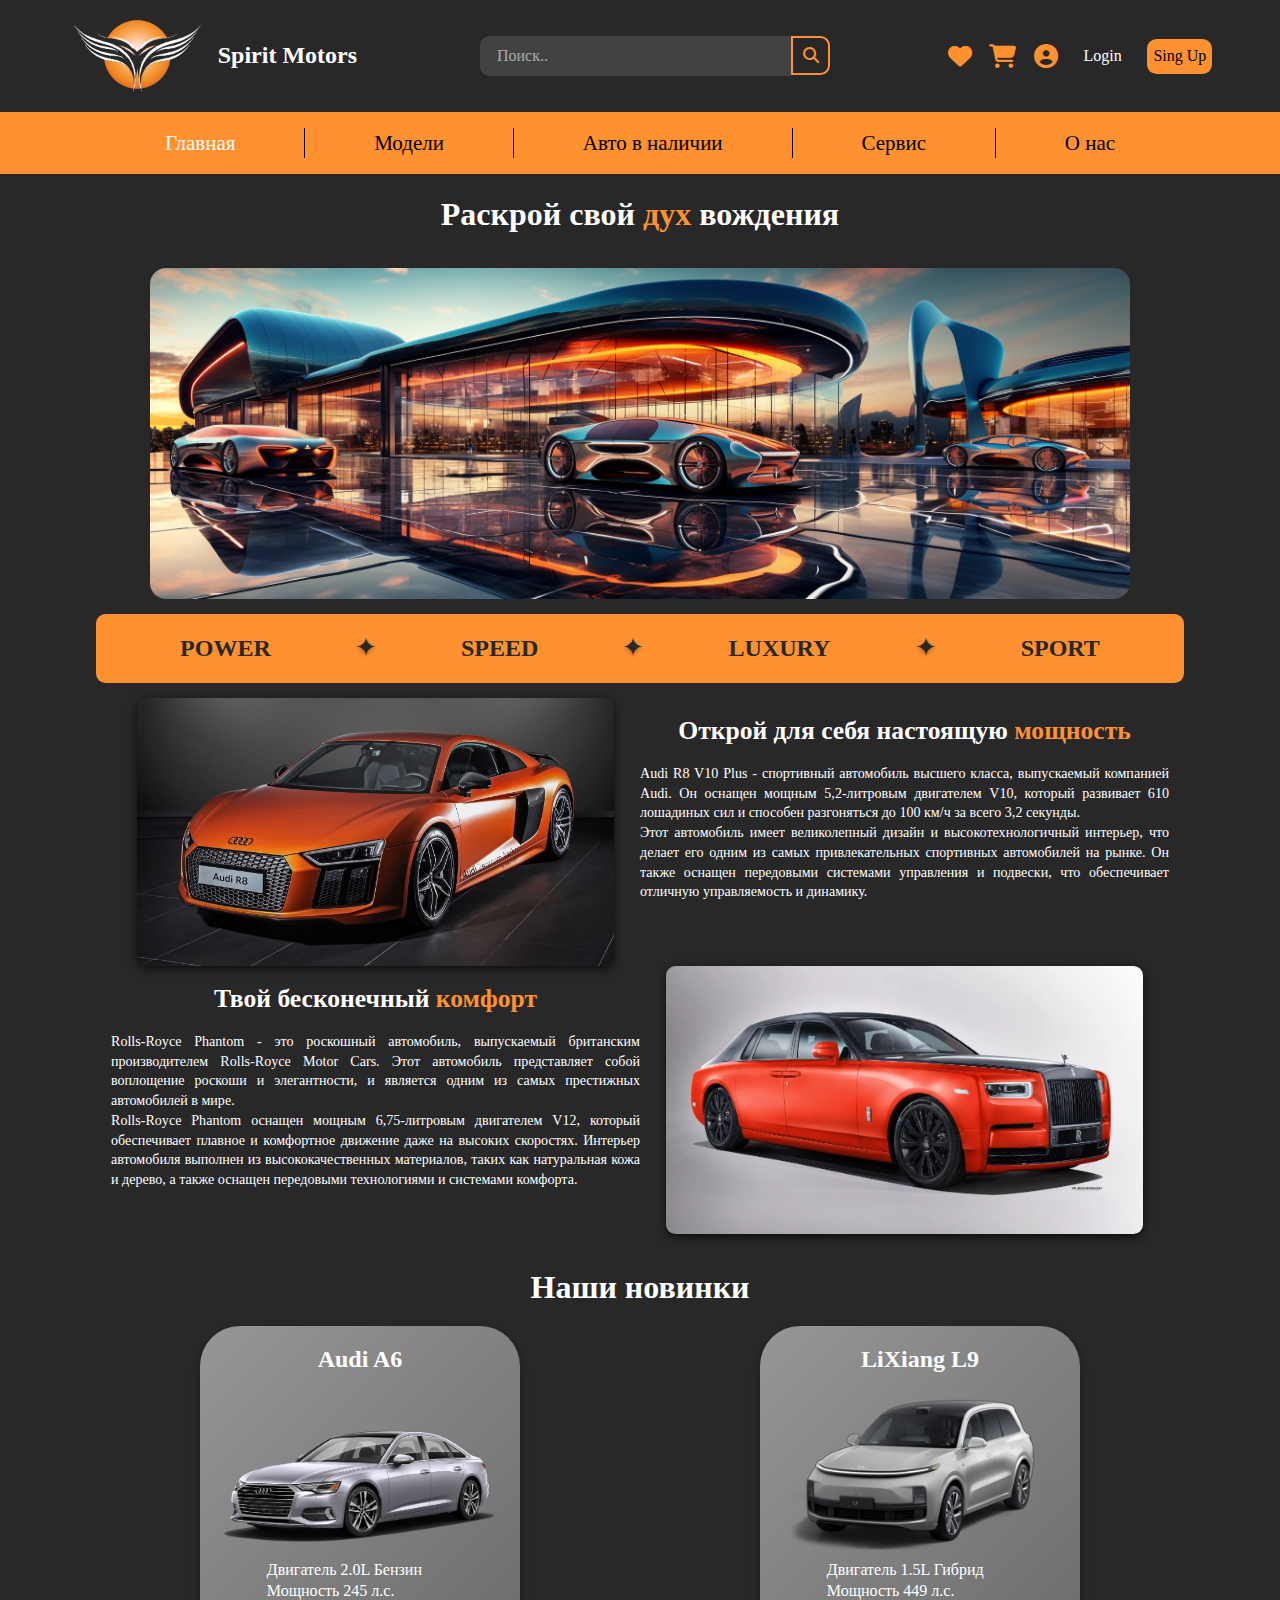
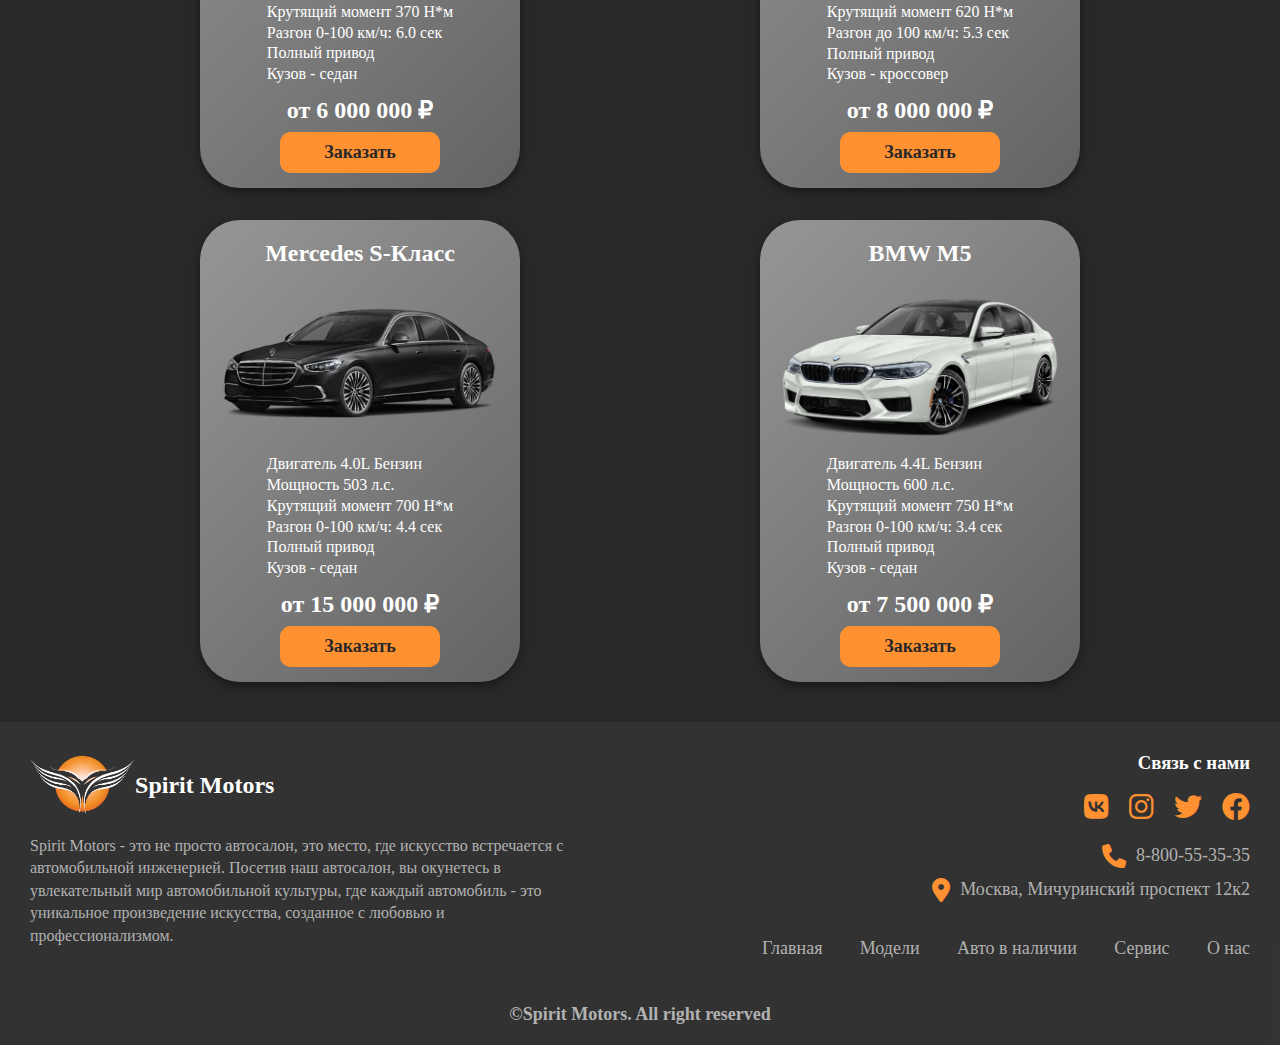
<file: index.html>
<!DOCTYPE html>
<html>
    <meta charset="utf-8" />
    <meta name="viewport" content="width=device-width">
    <link rel="stylesheet" href="css/normalize.css" />
    <link rel="stylesheet" href="css/style.css" />
    <link rel="stylesheet" href="css/models.css" />
    <link rel="stylesheet" href="css/icons.css" />
    <link rel="shortcut icon" href="img/favicon.png" />
    <link rel="stylesheet" href="https://gistcdn.githack.com/mfd/09b70eb47474836f25a21660282ce0fd/raw/e06a670afcb2b861ed2ac4a1ef752d062ef6b46b/Gilroy.css">
    <script src="js/index.js" defer></script>
    <title>Автосалон Spirit Motors</title>
  </head>
  <body>
    <div class="grid-container">
      <div id="header" class="grid-element">
        <div id="burger-toggle">
          <div id="toggle-line-top"></div>
          <div id="toggle-line-center"></div>
          <div id="toggle-line-bottom"></div>
        </div>
        <div class="logo">
          <a href="index.html"></a>
          <img src="img/logo.png" alt="LOGO" />
          <h2>Spirit Motors</h2>
        </div>
        <search class="search">
          <form action="">
            <input type="text" class="search-input" placeholder="Поиск.."/>
            <button class="search-button">
              <i class="fa-solid fa-magnifying-glass"></i>
            </button>
          </form>
        </search>
        <div class="user-area">
            <i class="fa-solid fa-heart" aria-hidden="true"></i>
            <i class="fa fa-shopping-cart" aria-hidden="true"></i>
            <i class="fa fa-user-circle" aria-hidden="true"></i>
          <button class="login" id="login">Login</button>
          <button class="sing-up" id="sing-up">Sing Up</button>
        </div>
      </div>
      <div id="navigation" class="grid-element">
        <ul id="navigation-desktop">
          <a href="index.html"><li class="nav-item" id="main-page" style="color: white;">Главная</li></a>
          <span class="line"></span>
          <a href="html/models.html"><li class="nav-item" id="models-page">Модели</li></a>
          <span class="line"></span>
          <a href="html/cars.html"><li class="nav-item" id="cars-page">Авто в наличии</li></a>
          <span class="line"></span>
          <a href="html/service.html"><li class="nav-item" id="service-page">Сервис</li></a>
          <span class="line"></span>
          <a href="html/aboutus.html"><li class="nav-item" id="aboutus-page">О нас</li></a>
        </ul>
        <div id="burger-nav">
          <ul class="navigation-mobile">
            <a href="index.html"><li class="nav-item" id="main-page">Главная</li></a>
            <a href="html/models.html"><li class="nav-item" id="models-page">Модели</li></a>
            <a href="html/cars.html"><li class="nav-item" id="cars-page">Авто в наличии</li></a>
            <a href="html/service.html"><li class="nav-item" id="service-page">Сервис</li></a>
            <a href="html/aboutus.html"><li class="nav-item" id="aboutus-page">О нас</li></a>
          </ul>
        </div>
      </div>
      <div id="main" class="grid-element">
        <h1 class="main-head">Раскрой свой <span>дух</span> вождения</h1>
        <img src="img/future-cars.png" alt="Oops.." class="main-img">
        <div class="banner">
          <ul>
            <li>POWER</li>
            <span></span>
            <li>SPEED</li>
            <span></span>
            <li>LUXURY</li>
            <span></span>
            <li>SPORT</li>
          </ul>
        </div>
        <div class="offers">
          <img src="img/r8.jpg" alt="Oops.." loading="lazy" class="ofr-img1">
          <div class="ofr-desc1">
            <h2>Открой для себя настоящую <span>мощность</span></h2>
            <p>Audi R8 V10 Plus - спортивный автомобиль высшего класса, выпускаемый компанией Audi. Он оснащен мощным 5,2-литровым двигателем V10, который развивает 610 лошадиных сил и способен разгоняться до 100 км/ч за всего 3,2 секунды.
              <br/>
              Этот автомобиль имеет великолепный дизайн и высокотехнологичный интерьер, что делает его одним из самых привлекательных спортивных автомобилей на рынке. Он также оснащен передовыми системами управления и подвески, что обеспечивает отличную управляемость и динамику.
            </p>
          </div>
          <div class="ofr-desc2">
            <h2>Твой бесконечный <span>комфорт</span></h2>
            <p>Rolls-Royce Phantom - это роскошный автомобиль, выпускаемый британским производителем Rolls-Royce Motor Cars. Этот автомобиль представляет собой воплощение роскоши и элегантности, и является одним из самых престижных автомобилей в мире.
              <br/>
              Rolls-Royce Phantom оснащен мощным 6,75-литровым двигателем V12, который обеспечивает плавное и комфортное движение даже на высоких скоростях. Интерьер автомобиля выполнен из высококачественных материалов, таких как натуральная кожа и дерево, а также оснащен передовыми технологиями и системами комфорта.
            </p>
          </div>
          <img src="img/rolls-royce.jpg" alt="Oops.." loading="lazy" class="ofr-img2">
        </div>
        <div class="cars-grid">
          <h1>Наши новинки</h1>
          <div class="cards">
            <div class="card">
              <h2>Audi A6</h2>
              <img src="img/a6.png" alt="Oops.." loading="lazy">
              <ul>
                <li>Двигатель 2.0L Бензин</li>
                <li>Мощность 245 л.с.</li>
                <li>Крутящий момент 370 Н*м</li>
                <li>Разгон 0-100 км/ч: 6.0 сек</li>
                <li>Полный привод</li>
                <li>Кузов - седан</li>
              </ul>
              <h2 class="price">от 6 000 000 &#8381</h2>
              <button class="order-btn">Заказать</button>
            </div>
            <div class="card">
              <h2>LiXiang L9</h2>
              <img src="img/Li-L9.png" alt="Oops.." loading="lazy">
              <ul>
                <li>Двигатель 1.5L Гибрид</li>
                <li>Мощность 449 л.с.</li>
                <li>Крутящий момент 620 Н*м</li>
                <li>Разгон до 100 км/ч: 5.3 сек</li>
                <li>Полный привод</li>
                <li>Кузов - кроссовер</li>
              </ul>
              <h2 class="price">от 8 000 000 &#8381</h2>

              <button class="order-btn">Заказать</button>
            </div>
            <div class="card">
              <h2>Mercedes S-Класс</h2>
              <img src="img/s-class-mercedes.png" alt="Oops.." loading="lazy">
              <ul>
                <li>Двигатель 4.0L Бензин</li>
                <li>Мощность 503 л.с.</li>
                <li>Крутящий момент 700 Н*м</li>
                <li>Разгон 0-100 км/ч: 4.4 сек</li>
                <li>Полный привод</li>
                <li>Кузов - седан</li>
              </ul>
              <h2 class="price">от 15 000 000 &#8381</h2>

              <button class="order-btn">Заказать</button>
            </div>
            <div class="card">
              <h2>BMW M5</h2>
              <img src="img/m5.png" alt="Oops.." loading="lazy">
              <ul>
                <li>Двигатель 4.4L Бензин</li>
                <li>Мощность 600 л.с.</li>
                <li>Крутящий момент 750 Н*м</li>
                <li>Разгон 0-100 км/ч: 3.4 сек</li>
                <li>Полный привод</li>
                <li>Кузов - седан</li>
              </ul>
              <h2 class="price">от 7 500 000 &#8381</h2>

              <button class="order-btn">Заказать</button>
            </div>
          </div>
        </div>
      </div>
      <div id="footer" class="grid-element">
        <div class="footer-wrapper">
          <div class="about">
            <div class="footer-logo">
              <img src="img/logo.png" alt="Oops..">
              <h2>Spirit Motors</h2>
            </div>
            <p>Spirit Motors - это не просто автосалон, это место, где искусство встречается с автомобильной инженерией. Посетив наш автосалон, вы окунетесь в увлекательный мир автомобильной культуры, где каждый автомобиль - это уникальное произведение искусства, созданное с любовью и профессионализмом.</p>
          </div>
          <div class="info">
            <h3>Связь с нами</h3>
            <div class="links">
              <a href="https://vk.com/ezhi.chek"><i class="fa-brands fa-vk" aria-hidden="true"></i></a>
              <i class="fa-brands fa-instagram" aria-hidden="true"></i>
              <i class="fa-brands fa-twitter" aria-hidden="true"></i>
              <i class="fa-brands fa-facebook" aria-hidden="true"></i>
            </div>
            <div class="contacts">
              <a href="tel:88005553535"><i class="fa-solid fa-phone contacts-icon" aria-hidden="true"></i>8-800-55-35-35</a>
              <a href="https://clck.ru/35hVHa" target="_blank"><i class="fa-solid fa-location-dot contacts-icon"></i>Москва, Мичуринский проспект 12к2</a>
            </div>
            <div class="footer-navigation">
              <ul>
                <a href="index.html"><li class="nav-item">Главная</li></a>
                <a href="html/models.html"><li class="nav-item">Модели</li></a>
                <a href="html/cars.html"><li class="nav-item">Авто в наличии</li></a>
                <a href="html/service.html"><li class="nav-item">Сервис</li></a>
                <a href="html/aboutus.html"><li class="nav-item">О нас</li></a>
              </ul>
            </div>
          </div>
        </div>
        <h3 class="copyright">©Spirit Motors. All right reserved</h3>
      </div>
    </div>
  </body>
</html>
</file>
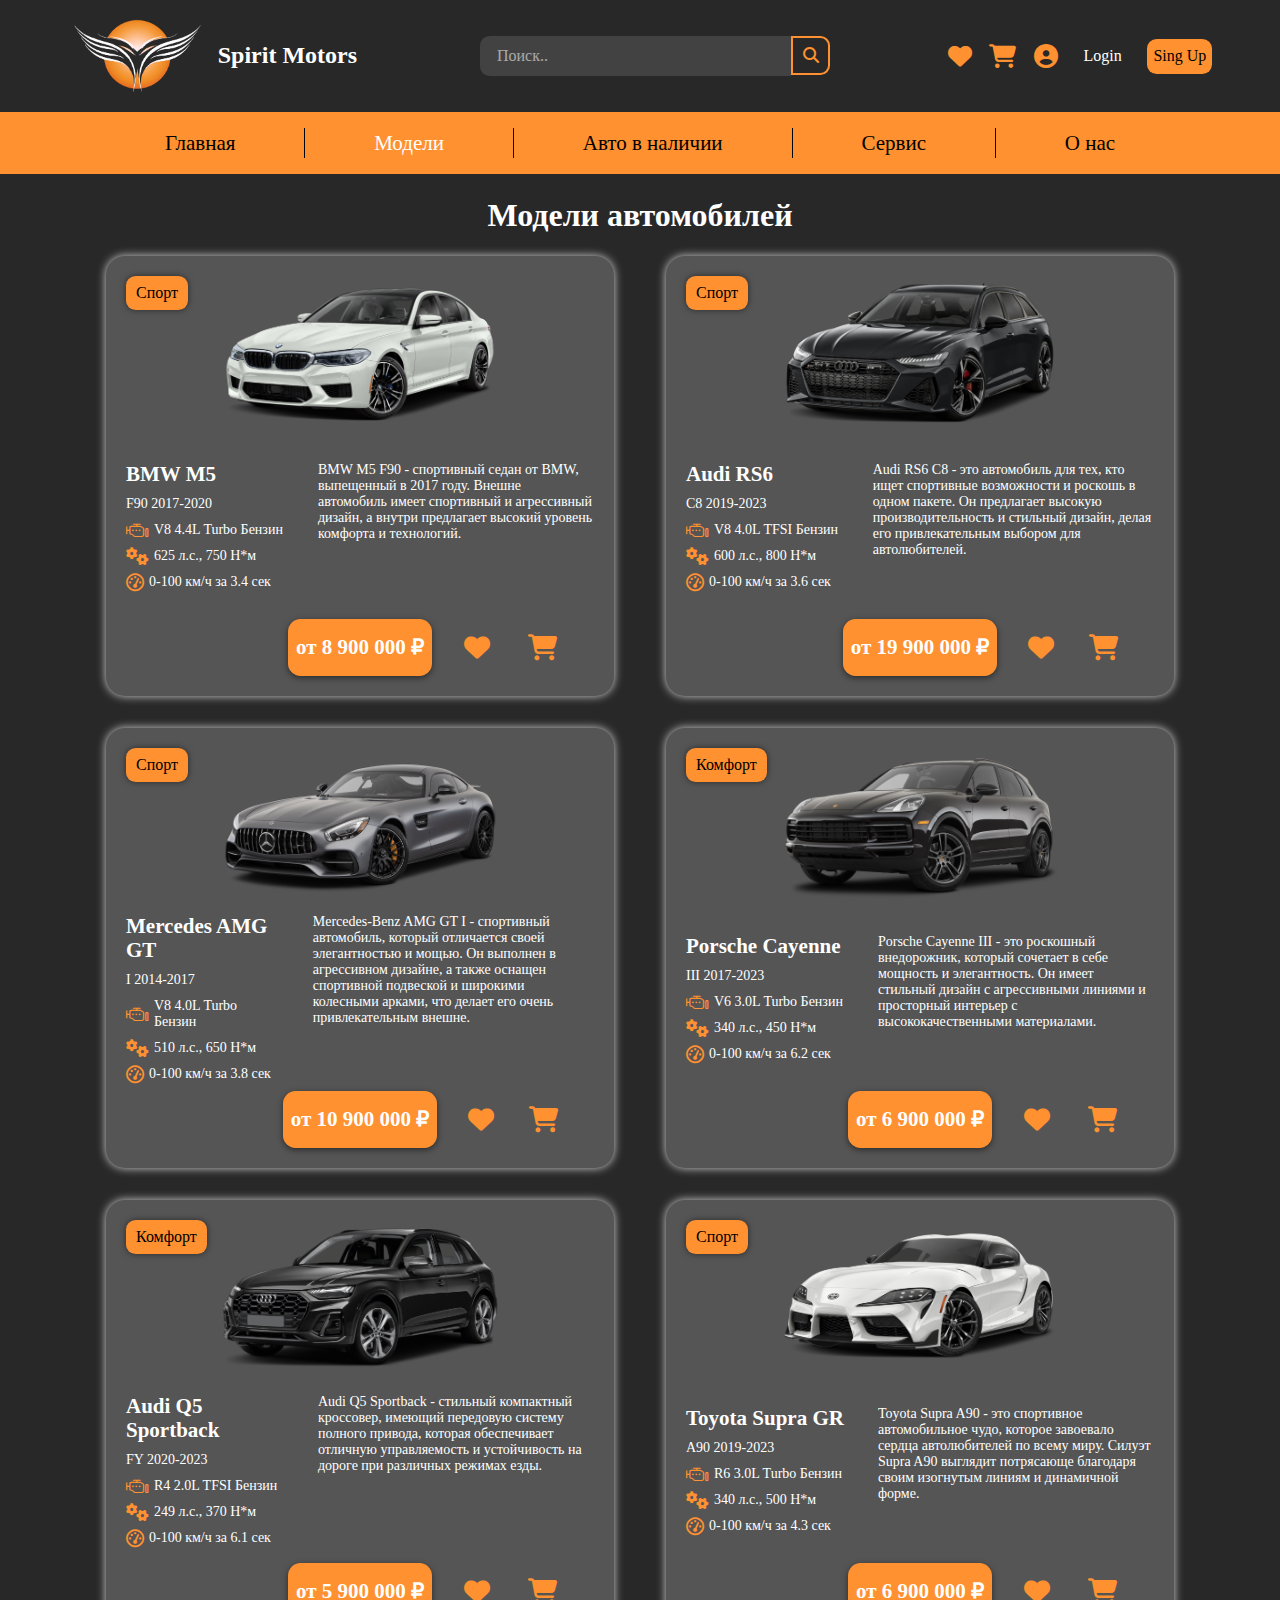
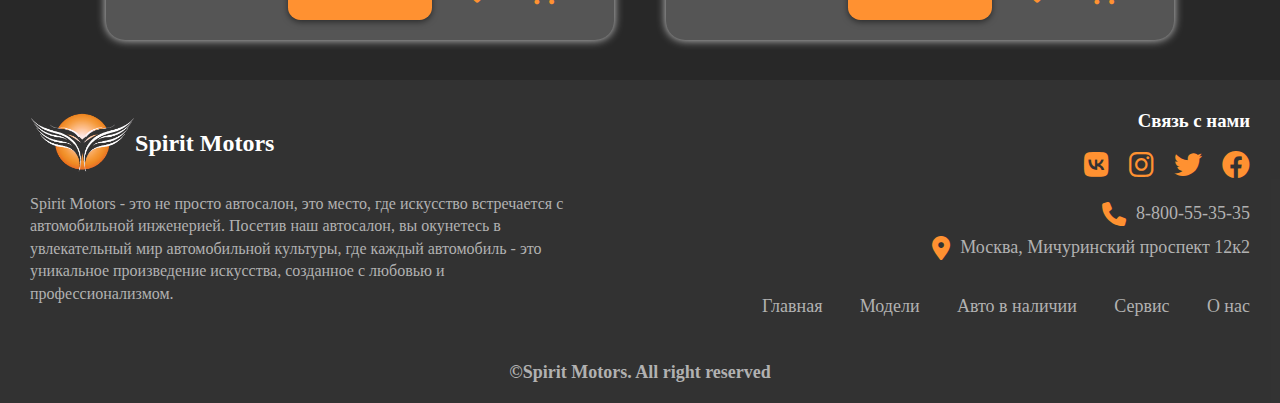
<file: html/models.html>
<!DOCTYPE html>
<html>
    <meta charset="utf-8" />
    <meta name="viewport" content="width=device-width">
    <link rel="stylesheet" href="../css/normalize.css" />
    <link rel="stylesheet" href="../css/style.css" />
    <link rel="stylesheet" href="../css/models.css" />
    <link rel="stylesheet" href="../css/icons.css" />
    <link rel="shortcut icon" href="../img/favicon.png" />
    <link rel="stylesheet" href="https://gistcdn.githack.com/mfd/09b70eb47474836f25a21660282ce0fd/raw/e06a670afcb2b861ed2ac4a1ef752d062ef6b46b/Gilroy.css">
    <script src="../js/index.js" defer></script>
    <title>Автосалон Spirit Motors</title>
  </head>
  <body>
    <div class="grid-container">
      <div id="header" class="grid-element">
        <div id="burger-toggle">
          <div id="toggle-line-top"></div>
          <div id="toggle-line-center"></div>
          <div id="toggle-line-bottom"></div>
        </div>
        <div class="logo">
          <a href="../index.html"></a>
          <img src="../img/logo.png" alt="LOGO" loading="lazy"/>
          <h2>Spirit Motors</h2>
        </div>
        <search class="search">
          <form action="">
            <input type="text" class="search-input" placeholder="Поиск.."/>
            <button class="search-button">
              <i class="fa-solid fa-magnifying-glass"></i>
            </button>
          </form>
        </search>
        <div class="user-area">
            <i class="fa-solid fa-heart" aria-hidden="true"></i>
            <i class="fa fa-shopping-cart" aria-hidden="true"></i>
            <i class="fa fa-user-circle" aria-hidden="true"></i>
          <button class="login" id="login">Login</button>
          <button class="sing-up" id="sing-up">Sing Up</button>
        </div>
      </div>
      <div id="navigation" class="grid-element">
        <ul id="navigation-desktop">
          <a href="../index.html"><li class="nav-item" id="main-page">Главная</li></a>
          <span class="line"></span>
          <a href="models.html"><li class="nav-item" id="models-page" style="color: white;">Модели</li></a>
          <span class="line"></span>
          <a href="cars.html"><li class="nav-item" id="cars-page">Авто в наличии</li></a>
          <span class="line"></span>
          <a href="service.html"><li class="nav-item" id="service-page">Сервис</li></a>
          <span class="line"></span>
          <a href="aboutus.html"><li class="nav-item" id="aboutus-page">О нас</li></a>
        </ul>
        <div id="burger-nav">
          <ul class="navigation-mobile">
            <a href="../index.html"><li class="nav-item" id="main-page">Главная</li></a>
            <a href="models.html"><li class="nav-item" id="models-page">Модели</li></a>
            <a href="cars.html"><li class="nav-item" id="cars-page">Авто в наличии</li></a>
            <a href="service.html"><li class="nav-item" id="service-page">Сервис</li></a>
            <a href="aboutus.html"><li class="nav-item" id="aboutus-page">О нас</li></a>
          </ul>
        </div>
      </div>
      <div id="main" class="grid-element">
        <h1>Модели автомобилей</h1>
        <div class="models-grid-container">

          <!--BMW M5-->

          <div class="models-element">
            <span class="category">Спорт</span>
            <img src="../img/m5.png" alt=""  loading="lazy">
            <div class="model-name">
              <div class="name">
                <h2>BMW M5</h2>
                <p>F90 2017-2020</p>
              </div>
              <div class="technics">
                <div>
                  <i class="fa-light fa-engine"></i>
                  <p>V8 4.4L Turbo Бензин</p>
                </div>
                <div>
                  <i class="fa-solid fa-gears"></i>
                  <p>625 л.с., 750 Н*м</p>
                </div>
                <div>
                  <i class="fa-regular fa-gauge-high"></i>
                  <p>0-100 км/ч за 3.4 сек</p>
                </div>
              </div>
            </div>
            <div class="model-description">
              <p>BMW M5 F90 - спортивный седан от BMW, выпещенный в 2017 году. Внешне автомобиль имеет спортивный и агрессивный дизайн, а внутри предлагает высокий уровень комфорта и технологий.
              </p>
            </div>
            <button class="model-price">от 8 900 000 &#8381</button>
            <div class="model-buttons">
              <i class="fa-solid fa-heart"></i>
              <i class="fa-solid fa-cart-shopping"></i>
            </div>
          </div>

          <!--Audi RS6-->

          <div class="models-element">
            <span class="category">Спорт</span>
            <img src="../img/rs6.png" alt=""  loading="lazy">
            <div class="model-name">
              <div class="name">
                <h2>Audi RS6</h2>
                <p>C8 2019-2023</p>
              </div>
                           
              <div class="technics">
                <div>
                  <i class="fa-light fa-engine"></i>
                  <p>V8 4.0L TFSI Бензин</p>
                </div>
                <div>
                  <i class="fa-solid fa-gears"></i>
                  <p>600 л.с., 800 Н*м</p>
                </div>
                <div>
                  <i class="fa-regular fa-gauge-high"></i>
                  <p>0-100 км/ч за 3.6 сек</p>
                </div>
              </div>
            </div>
            <div class="model-description">
              <p>Audi RS6 C8 - это автомобиль для тех, кто ищет спортивные возможности и роскошь в одном пакете. Он предлагает высокую производительность и стильный дизайн, делая его привлекательным выбором для автолюбителей.</p>
            </div>
            <button class="model-price">от 19 900 000 &#8381</button>
            <div class="model-buttons">
              <i class="fa-solid fa-heart"></i>
              <i class="fa-solid fa-cart-shopping"></i>
            </div>
          </div>

          <!--Mercedes-Benz AMG GT-->

          <div class="models-element">
            <span class="category">Спорт</span>
            <img src="../img/gt63.png" alt=""  loading="lazy">
            <div class="model-name">
              <div class="name">
                <h2>Mercedes AMG GT</h2>
                <p>I 2014-2017</p>
              </div>

              <div class="technics">
                <div>
                  <i class="fa-light fa-engine"></i>
                  <p>V8 4.0L Turbo Бензин</p>
                </div>
                <div>
                  <i class="fa-solid fa-gears"></i>
                  <p>510 л.с., 650 Н*м</p>
                </div>
                <div>
                  <i class="fa-regular fa-gauge-high"></i>
                  <p>0-100 км/ч за 3.8 сек</p>
                </div>
              </div>
            </div>
            <div class="model-description">
              <p>Mercedes-Benz AMG GT I - спортивный автомобиль, который отличается своей элегантностью и мощью. Он выполнен в агрессивном дизайне, а также оснащен спортивной подвеской и широкими колесными арками, что делает его очень привлекательным внешне.
              </p>
            </div>
            <button class="model-price">от 10 900 000 &#8381</button>
            <div class="model-buttons">
              <i class="fa-solid fa-heart"></i>
              <i class="fa-solid fa-cart-shopping"></i>
            </div>
          </div>

          <!--Porsche Cayenne-->

          <div class="models-element">
            <span class="category">Комфорт</span>
            <img src="../img/cayenne.png" alt=""  loading="lazy">
            <div class="model-name">
              <div class="name">
                <h2>Porsche Cayenne</h2>
                <p>III 2017-2023</p>
              </div>
              
              <div class="technics">
                <div>
                  <i class="fa-light fa-engine"></i>
                  <p>V6 3.0L Turbo Бензин</p>
                </div>
                <div>
                  <i class="fa-solid fa-gears"></i>
                  <p>340 л.с., 450 Н*м</p>
                </div>
                <div>
                  <i class="fa-regular fa-gauge-high"></i>
                  <p>0-100 км/ч за 6.2 сек</p>
                </div>
              </div>
            </div>
            <div class="model-description">
              <p>Porsche Cayenne III - это роскошный внедорожник, который сочетает в себе мощность и элегантность. Он имеет стильный дизайн с агрессивными линиями и просторный интерьер с высококачественными материалами.
              </p>
            </div>
            <button class="model-price">от 6 900 000 &#8381</button>
            <div class="model-buttons">
              <i class="fa-solid fa-heart"></i>
              <i class="fa-solid fa-cart-shopping"></i>
            </div>
          </div>

          <!--Audi Q5-->

          <div class="models-element">
            <span class="category">Комфорт</span>
            <img src="../img/q5.png" alt=""  loading="lazy">
            <div class="model-name">
              <div class="name">
                <h2>Audi Q5 Sportback</h2>
                <p>FY 2020-2023</p>
              </div>
              
              <div class="technics">
                <div>
                  <i class="fa-light fa-engine"></i>
                  <p>R4 2.0L TFSI Бензин</p>
                </div>
                <div>
                  <i class="fa-solid fa-gears"></i>
                  <p>249 л.с., 370 Н*м</p>
                </div>
                <div>
                  <i class="fa-regular fa-gauge-high"></i>
                  <p>0-100 км/ч за 6.1 сек</p>
                </div>
              </div>
            </div>
            <div class="model-description">
              <p>Audi Q5 Sportback - стильный компактный кроссовер, имеющий передовую систему полного привода, которая обеспечивает отличную управляемость и устойчивость на дороге при различных режимах езды.</p>
            </div>
            <button class="model-price">от 5 900 000 &#8381</button>
            <div class="model-buttons">
              <i class="fa-solid fa-heart"></i>
              <i class="fa-solid fa-cart-shopping"></i>
            </div>
          </div>

          <!--Toyota Surpa GR-->

          <div class="models-element">
            <span class="category">Спорт</span>
            <img src="../img/supra.png" alt=""  loading="lazy">
            <div class="model-name">
              <div class="name">
                <h2>Toyota Supra GR</h2>
                <p>A90 2019-2023</p>
              </div>
              <div class="technics">
                <div>
                  <i class="fa-light fa-engine"></i>
                  <p>R6 3.0L Turbo Бензин</p>
                </div>
                <div>
                  <i class="fa-solid fa-gears"></i>
                  <p>340 л.с., 500 Н*м</p>
                </div>
                <div>
                  <i class="fa-regular fa-gauge-high"></i>
                  <p>0-100 км/ч за 4.3 сек</p>
                </div>
              </div>
            </div>
            <div class="model-description">
              <p>Toyota Supra A90 - это спортивное автомобильное чудо, которое завоевало сердца автолюбителей по всему миру. Силуэт Supra A90 выглядит потрясающе благодаря своим изогнутым линиям и динамичной форме.
              </p>
            </div>
            <button class="model-price">от 6 900 000 &#8381</button>
            <div class="model-buttons">
              <i class="fa-solid fa-heart"></i>
              <i class="fa-solid fa-cart-shopping"></i>
            </div>
          </div>
        </div>
      </div>
      <div id="footer" class="grid-element">
        <div class="footer-wrapper">
          <div class="about">
            <div class="footer-logo">
              <img src="../img/logo.png" alt="Oops.."  loading="lazy">
              <h2>Spirit Motors</h2>
            </div>
            <p>Spirit Motors - это не просто автосалон, это место, где искусство встречается с автомобильной инженерией. Посетив наш автосалон, вы окунетесь в увлекательный мир автомобильной культуры, где каждый автомобиль - это уникальное произведение искусства, созданное с любовью и профессионализмом.</p>
          </div>
          <div class="info">
            <h3>Связь с нами</h3>
            <div class="links">
              <a href="https://vk.com/ezhi.chek"><i class="fa-brands fa-vk" aria-hidden="true"></i></a>
              <i class="fa-brands fa-instagram" aria-hidden="true"></i>
              <i class="fa-brands fa-twitter" aria-hidden="true"></i>
              <i class="fa-brands fa-facebook" aria-hidden="true"></i>
            </div>
            <div class="contacts">
              <a href="tel:88005553535"><i class="fa-solid fa-phone contacts-icon" aria-hidden="true"></i>8-800-55-35-35</a>
              <a href="https://clck.ru/35hVHa" target="_blank"><i class="fa-solid fa-location-dot contacts-icon"></i>Москва, Мичуринский проспект 12к2</a>
            </div>
            <div class="footer-navigation">
              <ul>
                <a href="../index.html"><li class="nav-item">Главная</li></a>
                <a href="models.html"><li class="nav-item">Модели</li></a>
                <a href="cars.html"><li class="nav-item">Авто в наличии</li></a>
                <a href="service.html"><li class="nav-item">Сервис</li></a>
                <a href="aboutus.html"><li class="nav-item">О нас</li></a>
              </ul>
            </div>
          </div>
        </div>
        <h3 class="copyright">©Spirit Motors. All right reserved</h3>
      </div>
    </div>
  </body>
</html>
</file>
<file: css/models.css>
.models-grid-container {
  display: grid;
  grid-template-columns: repeat(2, 1fr);
  grid-template-rows: auto;
  gap: 2em;
}

.models-element {
  position: relative;
  display: grid;
  grid-template:
    "img img img" auto
    "name desc desc" auto
    ". price buttons" 0.35fr / 1fr auto 1fr;
  width: calc(100% - 2 * 30px);
  height: 400px;
  padding: 30px;
  background: #555555;
  border-radius: calc(2 * var(--radius));
  box-shadow: 0px 0px 10px rgb(255, 255, 255, 0.8);
  font-weight: 500;
  max-width: 560px;
  margin: 0 auto;
}

.category {
  position: absolute;
  top: 20px;
  left: 20px;
  padding: 8px 10px;
  border-radius: var(--radius);
  font-weight: 500;
  background: var(--orange);
  box-shadow: 0px 0px 6px #00000087;
}

.models-element img {
  grid-area: img;
  width: 60%;
  margin: 0 auto;
}

.models-element p {
  margin: 5px 0;
}

.model-name {
  grid-area: name;
  display: flex;
  flex-direction: column;
}

.model-name h2 {
  font-size: 21px;
  text-align: left;
  margin: 5px 0;
}

.name {
  display: flex;
  flex-direction: column;
}

.model-description {
  grid-area: desc;
  width: 90%;
  margin: 0 auto 0 30px;
  text-align: left;
}

.models-element i {
  font-size: 18px;
  margin-right: 5px;
}

.technics {
  display: flex;
  flex-direction: column;
}

.technics div {
  display: flex;
  flex-direction: row;
  align-items: center;
}

.model-price {
  display: flex;
  width: 100%;
  grid-area: price;
  border-radius: var(--radius);
  background: var(--orange);
  align-items: center;
  justify-content: center;
  box-shadow: 0px 2px 6px rgb(0, 0, 0, 0.5);
  padding: 16px 8px;
  font-size: 21px;
  color: white;
  border: none;
  font-weight: 700;
}

.model-buttons {
  grid-area: buttons;
  display: flex;
  align-items: center;
  justify-content: space-evenly;
}

.model-buttons i {
  font-size: 26px;
}

@media (min-width: 2400px) {
  .models-grid-container {
    grid-template-columns: repeat(3, 1fr);
  }
}

@media (max-width: 1300px) {
  .models-element p {
    font-size: 14px;
  }
  .models-element {
    padding: 20px;
  }
}

@media (max-width: 1200px) {
  .models-grid-container {
    grid-template-columns: 1fr;
  }
  .models-element {
    padding: 30px;
  }
  .models-element p {
    font-size: 16px;
  }
}

@media (max-width: 730px) {
  .models-element {
    grid-template:
      "img img img" auto
      "name name name" auto
      "desc desc desc" auto
      ". price buttons" 0.35fr / 1fr auto 1fr;
    max-width: 300px;
    padding: 25px;
  }
  .model-name {
    flex-direction: row;
    justify-content: center;
    gap: 15px;
  }
  .models-element img {
    width: 80%;
  }
  .models-element p {
    font-size: 14px;
  }
  .model-description {
    margin: 0 auto;
    width: 100%;
  }
  .model-description p {
    width: 100%;
  }
  .model-price {
    font-size: 18px;
    padding: 14px 7px;
  }
  .model-buttons i {
    font-size: 22px;
  }
  .model-buttons {
    justify-content: end;
    gap: 10px;
  }
  .name {
    width: 110px;
  }
  .models-element {
    grid-template:
      "img img" auto
      "name name" auto
      "desc desc" auto
      "price buttons" 0.35fr / 0.9fr auto;
  }
  .category {
    font-size: 14px;
    top: 10px;
    left: 10px;
  }
}
</file>
<file: css/style.css>
:root {
  --backgrnd: #282828;
  --orange: #ff9131;
  --radius: 0.6em;
}

body {
  padding: 0;
  margin: 0;
  box-sizing: border-box;
}

i {
  font-family: fontawesome;
  font-size: 24px;
}

h1,
h2,
h3,
p {
  color: white;
}

h1,
h2,
h3 {
  text-align: center;
}

a,
a:hover,
a:visited {
  color: black;
  text-decoration: none;
  border: none;
  transition: 0.2s;
}

.grid-container {
  display: grid;
  grid-template:
    "header" 112px
    "navigation" auto
    "main" auto
    "footer" auto / 100%;
  background: var(--backgrnd);
  font-family: Gilroy;
}

.grid-element {
  width: 100%;
  display: flex;
}

#header {
  grid-area: header;
  justify-content: space-around;
  align-items: center;
  flex-direction: row;
  padding: 10px 0;
}

#navigation {
  grid-area: navigation;
  position: sticky;
  z-index: 1;
  top: 0;
  background: var(--orange);
  border-bottom: 2px solid var(--backgrnd);
}

#navigation-desktop {
  display: flex;
  margin: 0 auto;
  width: 85%;
  align-items: center;
  justify-content: space-evenly;
  flex-direction: row;
  padding-inline-start: 0;
  padding: 16px;
}

.nav-item {
  list-style: none;
  font-size: 21px;
  font-weight: 500;
  color: black;
  cursor: pointer;
  transition: 0.1s linear;
  text-align: center;
}

.nav-item:hover {
  color: #ffffff;
}

.line {
  height: 30px;
  border-left: 1px solid black;
}

.logo {
  position: relative;
  display: flex;
  height: 100%;
  width: 300px;
  flex-direction: row;
  justify-content: space-around;
  align-items: center;
  color: white;
  background: transparent;
  padding: 0 15px;
  border-radius: var(--radius);
  cursor: pointer;
}

.logo a {
  width: 100%;
  height: 100%;
  position: absolute;
}

.logo img {
  height: 80%;
}

.logo h2 {
  font-size: 24px;
  text-align: center;
}

.search {
  width: 350px;
  height: 100%;
  display: flex;
  align-items: center;
  justify-content: center;
}

.search i {
  font-size: 16px;
}

form {
  display: flex;
  flex-direction: row;
  width: 100%;
}

input,
button {
  font-family: Gilroy;
  font-size: 16px;
}
button {
  cursor: pointer;
}

.search-input {
  width: 85%;
  height: 35px;
  border-bottom-left-radius: var(--radius);
  border-top-left-radius: var(--radius);
  border: 2px solid transparent;
  border-right: none;
  outline: none;
  padding: 0.4px;
  padding-inline-start: 15px;
  transition: border-color 0.2s linear;
  background: rgba(255, 255, 255, 0.12);
  color: white;
}

.search-input:focus {
  height: 35px;
  border: 2px solid var(--orange);
  border-right: none;
}

.search-button {
  width: 39px;
  height: 39px;
  border-top-right-radius: var(--radius);
  border-bottom-right-radius: var(--radius);
  border: 2px solid var(--orange);
  color: var(--orange);
  outline: none;
  background: transparent;
  transition: all 0.1s;
}

.search-button:active {
  background: rgba(0, 0, 0, 0.7);
}

.user-area {
  width: 300px;
  display: flex;
  flex-direction: row;
  align-items: center;
  justify-content: space-evenly;
  font-size: 24px;
}

i {
  color: var(--orange);
  cursor: pointer;
  transition: 0.2s linear;
}

i:hover {
  color: white;
}

.login {
  height: 35px;
  background: transparent;
  color: white;
  border: 2px solid transparent;
  outline: none;
  border-radius: var(--radius);
  transition: 0.2s linear;
  cursor: pointer;
}

.login:hover {
  border-color: white;
}

.sing-up {
  background: var(--orange);
  border: none;
  outline: none;
  border-radius: var(--radius);
  height: 35px;
  transition: 0.2s linear;
  font-weight: 500;
  cursor: pointer;
}

.sing-up:hover {
  transform: scale(1.05);
}

.sing-up:active {
  background: #7c4617;
}

#main {
  grid-area: main;
  flex-direction: column;
  width: 85%;
  margin: 0 auto;
}

.main-head {
  margin: 20px auto;
}

.main-head span {
  color: var(--orange);
}

.main-img {
  border-radius: 1em;
  margin: 15px auto;
  width: 90%;
}

.banner {
  width: 100%;
  background: var(--orange);
  border-radius: var(--radius);
}

.banner ul {
  display: flex;
  flex-direction: row;
  align-items: center;
  padding-inline-start: 0px;
  justify-content: space-evenly;
}

.banner li {
  list-style: none;
  font-size: 24px;
  color: var(--backgrnd);
  font-weight: bold;
  margin: 5px 0;
}

.banner span::before {
  content: "\2726";
  color: var(--backgrnd);
  font-size: 26px;
  text-shadow: 0px 2px 4px rgba(0, 0, 0, 0.3);
}

.offers {
  display: grid;
  grid-template:
    "image1 desc1" 1fr
    "desc2 image2" 1fr / 1fr 1fr;

  padding: 15px;
  line-height: 1.4;
}

.ofr-img1 {
  grid-area: image1;
}

.ofr-img2 {
  grid-area: image2;
}

.ofr-desc1 {
  grid-area: desc1;
}

.ofr-desc2 {
  grid-area: desc2;
}

.offers h2 {
  font-size: 2vw;
  margin: 15px auto;
}

.offers p {
  font-size: 1.1vw;
  text-align: justify;
}

.offers img {
  margin: 0 auto;
  width: 90%;
  border-radius: var(--radius);

  box-shadow: 0px 3px 10px rgba(0, 0, 0, 0.7);
}

.offers span {
  color: var(--orange);
}

.cars-grid h1 {
  margin: 20px auto;
  text-align: center;
}

.cards {
  width: 100%;
  display: grid;
  grid-template-columns: repeat(4, 1fr);
  grid-template-rows: repeat(1, auto);
  column-gap: 2em;
}

.card {
  justify-self: center;
  display: flex;
  width: 280px;
  flex-direction: column;
  height: auto;
  background: linear-gradient(135deg, #969696 0%, #303030 100%);
  background-size: 200% 200%;
  animation: animationCardBackground 6s linear infinite;
  border-radius: 2.5em;
  box-shadow: 0px 4px 8px rgba(0, 0, 0, 0.4);
  align-items: center;
  padding-bottom: 15px;
}

@keyframes animationCardBackground {
  0% {
    background-position: 0% 50%;
  }

  50% {
    background-position: 100% 50%;
  }

  100% {
    background-position: 0% 50%;
  }
}

.card img {
  width: 90%;
}

.card ul {
  padding-inline-start: 0px;
  margin: 5px;
}

.card li {
  color: white;
  list-style: none;
  line-height: 1.3;
}

.price {
  margin: 7px auto;
}

.order-btn {
  font-weight: 500;
  padding: 10px;
  color: var(--backgrnd);
  background: var(--orange);
  width: 50%;
  border: none;
  outline: none;
  border-radius: var(--radius);
  font-size: 18px;
  font-weight: 600;
}

#footer {
  grid-area: footer;
  flex-direction: column;
  margin-top: 40px;
  background: rgba(255, 255, 255, 0.05);
}

.footer-wrapper {
  display: grid;
  grid-template-columns: repeat(2, 1fr);
  grid-template-rows: 1fr;
  padding: 30px;
}

.about {
  display: flex;
  flex-direction: column;
}

.footer-logo {
  display: flex;
  flex-direction: row;
  align-items: center;
}

.footer-logo img {
  height: 60px;
}

.about p {
  max-width: 90%;
  color: #b1b1b1;
  line-height: 1.4;
}

.info {
  display: flex;
  flex-direction: column;
  align-items: end;
  justify-content: space-between;
  gap: 20px;
}

.info h3 {
  margin: 0;
}

.links {
  font-size: 24px;
  display: flex;
  gap: 20px;
}

.links i {
  font-size: 28px;
}

.contacts {
  display: flex;
  flex-direction: column;
  align-items: end;
  font-size: 18px;
  gap: 10px;
}

.contacts-icon {
  margin-right: 10px;
}

.contacts a {
  display: flex;
  align-items: center;
  color: #b1b1b1;
  font-weight: 500;
}

.contacts a:hover {
  color: white;
}

.contacts i {
  font-size: 24px;
}

.footer-navigation {
  width: 80%;
}

.footer-navigation ul {
  display: flex;
  flex-direction: row;
  padding-inline-start: 0px;
  justify-content: space-between;
}

.footer-navigation li {
  color: #b1b1b1;
  font-size: 18px;
}

.copyright {
  font-size: 18px;
  color: #b1b1b1;
  margin: 0 0 20px 0;
}

@media (max-width: 1439px) {
  .cards {
    grid-template-columns: repeat(2, 1fr);
    grid-template-rows: repeat(2, 1fr);
    gap: 2em;
  }
  .card {
    width: 320px;
  }
}

@media (max-width: 1100px) {
  .footer-navigation li {
    font-size: 14px;
  }
}

@media (max-width: 1024px) {
  .logo {
    width: 230px;
  }
  .logo h2 {
    font-size: 20px;
  }
  .logo img {
    height: 70%;
  }
  .search {
    width: 250px;
  }
  .user-area {
    width: 230px;
  }
  input,
  button {
    font-size: 14px;
  }
  .nav-item {
    font-size: 18px;
  }
  .user-area {
    justify-content: space-between;
  }
  .card {
    width: 290px;
    height: auto;
  }
  .banner li {
    font-size: 20px;
  }
  .banner ul {
    margin: 10px 0;
  }
  .main-head {
    font-size: 26px;
    margin: 15px auto;
  }
  .cars-grid h1 {
    font-size: 26px;
    margin: 15px auto;
  }
  .card h2 {
    font-size: 22px;
    margin: 15px auto;
  }
  .card li {
    font-size: 14px;
  }
  .copyright {
    font-size: 16px;
  }
  .footer-wrapper {
    padding: 20px 15px;
  }
  .footer-wrapper p {
    font-size: 14px;
  }
  .footer-wrapper a {
    font-size: 16px;
  }
  .footer-navigation {
    width: 90%;
  }
  .offers {
    grid-template:
      "desc1" auto
      "image1" 1fr
      "desc2" auto
      "image2" 1fr / 1fr;
  }
  .offers p {
    font-size: 14px;
  }
  .offers h2 {
    font-size: 18px;
  }
  .offers img {
    width: 70%;
  }
}

#burger-nav {
  width: 100%;
  position: absolute;
  display: none;
  background: var(--orange);
  opacity: 0;
  animation: changeOpacity 0.5s;
}

@keyframes changeOpacity {
  from {
    opacity: 0;
  }
  to {
    opacity: 1;
  }
}

#burger-nav ul {
  display: flex;
  flex-direction: column;
  justify-content: center;
  align-items: center;
  padding-inline-start: 0;
  margin: 0;
}

#burger-nav li {
  margin: 15px auto;
  font-size: 16px;
  text-align: center;
}

#burger-nav a:nth-last-child(n) {
  width: 70%;
  border-bottom: 1px solid var(--backgrnd);
}

#burger-nav a:nth-last-child(1) {
  border-bottom: none;
}

#burger-toggle {
  display: none;
  width: 30px;
  height: 30px;
  position: relative;
}

#toggle-line-top,
#toggle-line-center,
#toggle-line-bottom {
  width: 30px;
  height: 3px;
  background: var(--orange);
  border-radius: 5px;
  transition: transform 0.5s;
  position: absolute;
}

#toggle-line-top {
  top: 3px;
}

#toggle-line-center {
  top: 13px;
}

#toggle-line-bottom {
  top: 23px;
}

@media (max-width: 768px) {
  .cards {
    grid-template-columns: 1fr;
    grid-template-rows: repeat(4, 1fr);
  }
  .footer-wrapper {
    grid-template-columns: 1fr;
    grid-template-rows: repeat(2, auto);
  }
  #navigation-desktop {
    display: none;
  }
  .login {
    display: none;
  }
  .sing-up {
    display: none;
  }
  .search {
    display: none;
  }
  .logo {
    width: 180px;
    padding: 0;
  }
  .logo img {
    height: 80%;
  }
  .logo h2 {
    font-size: 20px;
  }
  .offers p {
    font-size: 12px;
  }
  .offers img {
    width: 100%;
  }
  .offers h2 {
    font-size: 18px;
  }
  .banner li {
    font-size: 14px;
  }
  .banner span::before {
    font-size: 18px;
  }
  .main-head,
  .cars-grid h1 {
    margin-top: 0;
    font-size: 22px;
  }
  .main-img {
    width: 100%;
    margin: 0 0 15px;
  }
  .user-area {
    width: 20%;
  }
  p {
    line-height: 1.15;
  }
  .grid-container {
    grid-template:
      "header" 80px
      "navigation" auto
      "main" auto
      "footer" auto / 100%;
  }
  #burger-toggle {
    display: block;
  }
  .info,
  .contacts {
    align-items: start;
  }
  .card {
    width: 240px;
  }
  .card h2 {
    margin: 10px auto;
  }
  .footer-navigation {
    width: 100%;
  }
  .footer-navigation ul {
    width: 100%;
    justify-content: space-evenly;
  }
}

@media (max-width: 500px) {
  #header i {
    font-size: 20px;
  }
  .user-area {
    width: 25%;
  }
  .logo {
    width: 150px;
    padding: 0;
  }
  .logo img {
    height: 70%;
  }
  .logo h2 {
    font-size: 16px;
  }
  .footer-navigation ul {
    justify-content: space-between;
  }
  .about p {
    font-size: 12px;
  }
  .about h2 {
    font-size: 20px;
  }
}
</file>
